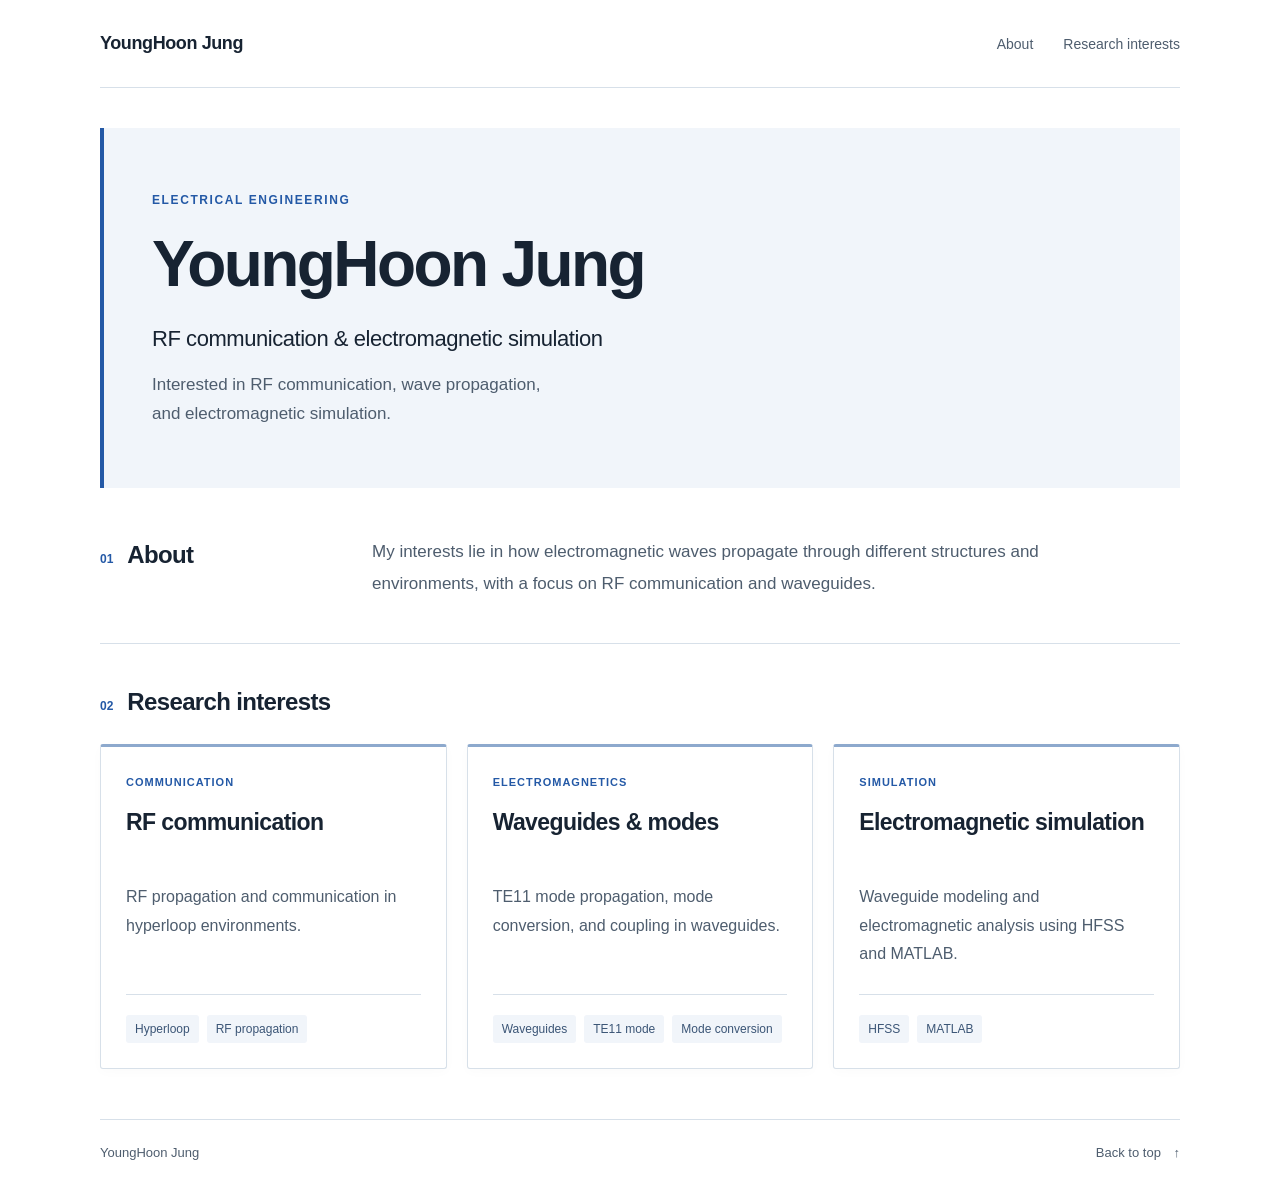
<file: index.html>
<!doctype html>
<html lang="en">
<head>
  <meta charset="utf-8">
  <meta name="viewport" content="width=device-width, initial-scale=1">
  <meta name="description" content="YoungHoon Jung — research interests in RF communication, waveguides, and electromagnetic simulation.">
  <meta name="theme-color" content="#fafafa">
  <title>YoungHoon Jung</title>
  <link rel="stylesheet" href="styles.css">
</head>
<body>
  <a class="skip" href="#main">Skip to content</a>
  <header class="header wrap">
    <a class="name" href="#main">YoungHoon Jung</a>
    <nav aria-label="Main navigation"><a href="#about">About</a><a href="#research">Research interests</a></nav>
  </header>
  <main id="main" class="wrap">
    <section class="intro" aria-labelledby="page-title">
      <p class="label">ELECTRICAL ENGINEERING</p>
      <h1 id="page-title">YoungHoon Jung</h1>
      <p class="discipline">RF communication & electromagnetic simulation</p>
      <p class="summary">Interested in RF communication, wave propagation,<br class="wide-only"> and electromagnetic simulation.</p>
    </section>
    <section id="about" class="section about" aria-labelledby="about-title">
      <div class="section-heading"><span class="index">01</span><h2 id="about-title">About</h2></div>
      <div class="section-content"><p>My interests lie in how electromagnetic waves propagate through different structures and environments, with a focus on RF communication and waveguides.</p></div>
    </section>
    <section id="research" class="section research" aria-labelledby="research-title">
      <div class="section-heading"><span class="index">02</span><h2 id="research-title">Research interests</h2></div>
      <div class="section-content topics">
        <article class="topic"><p class="topic-category">COMMUNICATION</p><h3>RF communication</h3><p>RF propagation and communication in hyperloop environments.</p><ul aria-label="Related topics"><li>Hyperloop</li><li>RF propagation</li></ul></article>
        <article class="topic"><p class="topic-category">ELECTROMAGNETICS</p><h3>Waveguides & modes</h3><p>TE11 mode propagation, mode conversion, and coupling in waveguides.</p><ul aria-label="Related topics"><li>Waveguides</li><li>TE11 mode</li><li>Mode conversion</li></ul></article>
        <article class="topic"><p class="topic-category">SIMULATION</p><h3>Electromagnetic simulation</h3><p>Waveguide modeling and electromagnetic analysis using HFSS and MATLAB.</p><ul aria-label="Related tools"><li>HFSS</li><li>MATLAB</li></ul></article>
      </div>
    </section>
  </main>
  <footer class="footer wrap"><span>YoungHoon Jung</span><a href="#main">Back to top <span aria-hidden="true">↑</span></a></footer>
</body>
</html>
</file>
<file: styles.css>
:root{color-scheme:light;--bg:#fff;--text:#172332;--secondary:#4e5d6e;--line:#d7e0e9;--accent:#2459a6;--surface:#f1f5fa}*{box-sizing:border-box}html{scroll-behavior:smooth;scroll-padding-top:28px}body{margin:0;background:var(--bg);color:var(--text);font-family:Arial,Helvetica,sans-serif;-webkit-font-smoothing:antialiased}a{color:inherit;text-decoration:none}a:hover{color:var(--accent)}a:focus-visible{outline:3px solid var(--accent);outline-offset:5px}.wrap{width:min(1080px,calc(100% - 80px));margin-inline:auto}.skip{position:absolute;top:-100px;left:20px;padding:12px;background:var(--text);color:#fff;z-index:2}.skip:focus{top:12px}.header{display:flex;justify-content:space-between;align-items:center;gap:24px;min-height:88px;border-bottom:1px solid var(--line)}.name{font-size:18px;font-weight:700;letter-spacing:-.4px}.header nav{display:flex;gap:30px;color:var(--secondary);font-size:14px}.header nav a{padding-block:12px}.intro{position:relative;padding:65px 48px 59px;background:var(--surface);border-left:4px solid var(--accent);margin-block:40px 48px}.label{font-size:12px;font-weight:700;letter-spacing:1.6px;color:var(--accent);margin:0 0 22px}h1{font-size:clamp(40px,5.4vw,64px);font-weight:700;line-height:1.12;letter-spacing:-2.6px;margin:0 0 22px}.discipline{font-size:22px;line-height:1.45;font-weight:500;letter-spacing:-.45px;margin:0 0 15px}.summary{font-size:17px;line-height:1.75;color:var(--secondary);margin:0}.section{padding:0 0 44px;display:grid;grid-template-columns:230px 1fr;gap:42px}.section-heading{display:flex;align-items:baseline;gap:14px;padding-top:3px}.index{font-size:12px;font-variant-numeric:tabular-nums;color:var(--accent);font-weight:700}h2{font-size:24px;font-weight:700;letter-spacing:-.65px;line-height:1.35;margin:0}.section-content>p{font-size:17px;line-height:1.85;margin:0;color:var(--secondary);max-width:720px}.about{border-bottom:1px solid var(--line);margin-bottom:39px}.research{display:block;padding-bottom:50px}.research>.section-heading{margin-bottom:26px}.topics{display:grid;grid-template-columns:repeat(3,minmax(0,1fr));gap:20px}.topic{display:flex;flex-direction:column;background:#fff;border:1px solid var(--line);border-top:3px solid #8da9cd;border-radius:3px;padding:27px 25px 25px;box-shadow:0 3px 12px #17233205}.topic-category{font-size:11px;line-height:1.5;letter-spacing:1px;font-weight:700;color:var(--accent);margin:0 0 17px}h3{font-size:23px;line-height:1.3;letter-spacing:-.6px;font-weight:700;margin:0 0 15px;min-height:60px}.topic>p:not(.topic-category){font-size:16px;line-height:1.8;color:var(--secondary);margin:0 0 25px}.topic ul{display:flex;flex-wrap:wrap;gap:8px;list-style:none;padding:20px 0 0;margin:auto 0 0;border-top:1px solid var(--line);font-size:12px;line-height:1.5;color:#3b5576}.topic li{background:var(--surface);padding:5px 9px;border-radius:3px}.footer{border-top:1px solid var(--line);display:flex;justify-content:space-between;gap:20px;padding-block:25px 32px;font-size:13px;color:var(--secondary)}.footer a span{margin-left:9px}@media(max-width:900px){.wrap{width:calc(100% - 48px)}.section{grid-template-columns:180px 1fr;gap:25px}.research{display:block}.topics{gap:12px}.topic{padding:23px 18px}.topic h3{font-size:21px;min-height:81px}.topic>p:not(.topic-category){font-size:15px}.discipline{font-size:21px}}@media(max-width:680px){.wrap{width:calc(100% - 40px)}.header{min-height:80px;gap:20px}.name{font-size:16px}.header nav{gap:18px;font-size:12px}.intro{padding:35px 25px 36px;margin-block:25px 34px}.label{font-size:10px;letter-spacing:1.2px;margin-bottom:20px}h1{font-size:44px;letter-spacing:-1.9px;margin-bottom:19px}.discipline{font-size:19px;line-height:1.5}.summary{font-size:16px;line-height:1.8}.wide-only{display:none}.section{display:block;padding-bottom:32px}.section-heading{margin-bottom:18px}h2{font-size:23px}.section-content>p{font-size:16px;line-height:1.8}.about{margin-bottom:29px}.research{padding-bottom:34px}.research>.section-heading{margin-bottom:20px}.topics{grid-template-columns:1fr;gap:15px}.topic{padding:23px}.topic h3{font-size:23px;min-height:0;margin-bottom:12px}.topic-category{margin-bottom:12px}.topic>p:not(.topic-category){font-size:16px;margin-bottom:20px}.topic ul{padding-top:16px}.footer{font-size:12px}}@media(max-width:380px){.header{flex-wrap:wrap;gap:8px;padding-block:17px}.header nav{width:100%;gap:24px}.intro{padding-inline:20px}h1{font-size:36px;letter-spacing:-1.6px}.discipline{font-size:18px}}@media(prefers-reduced-motion:reduce){html{scroll-behavior:auto}}
</file>
